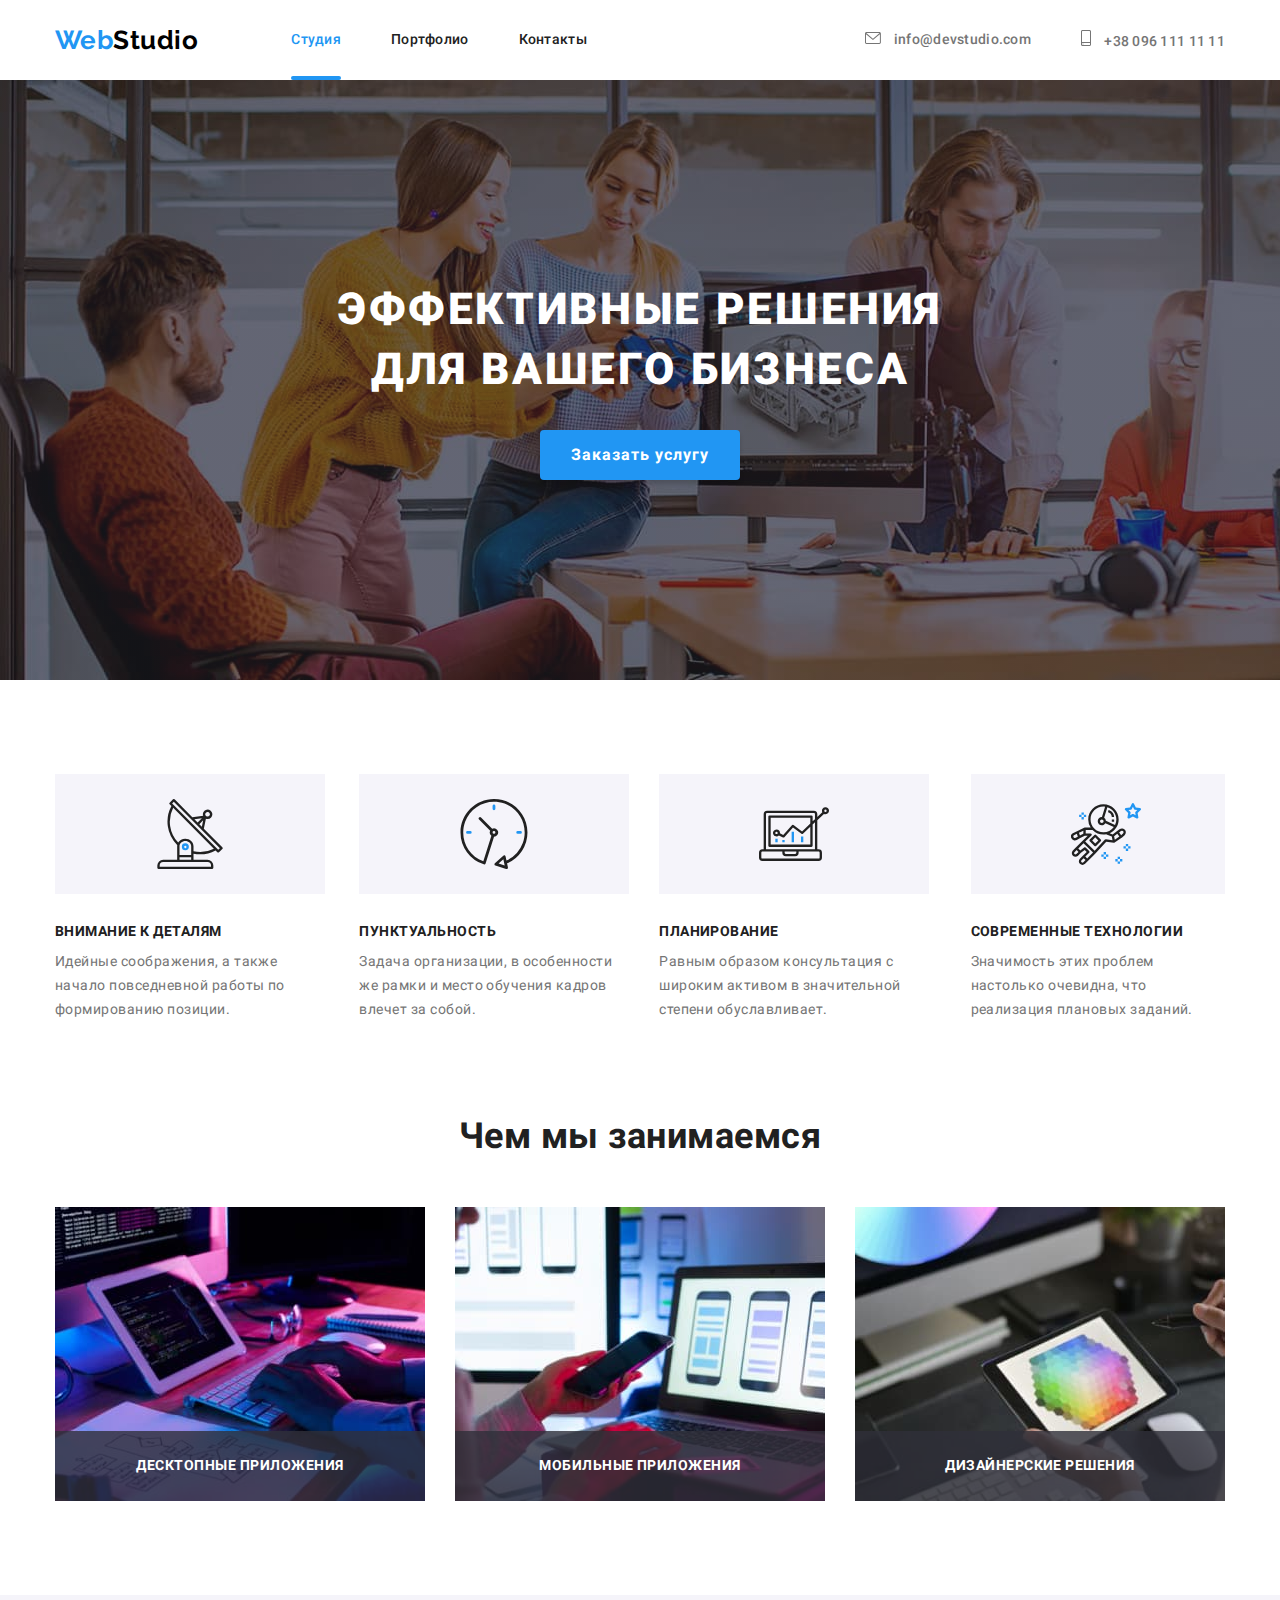
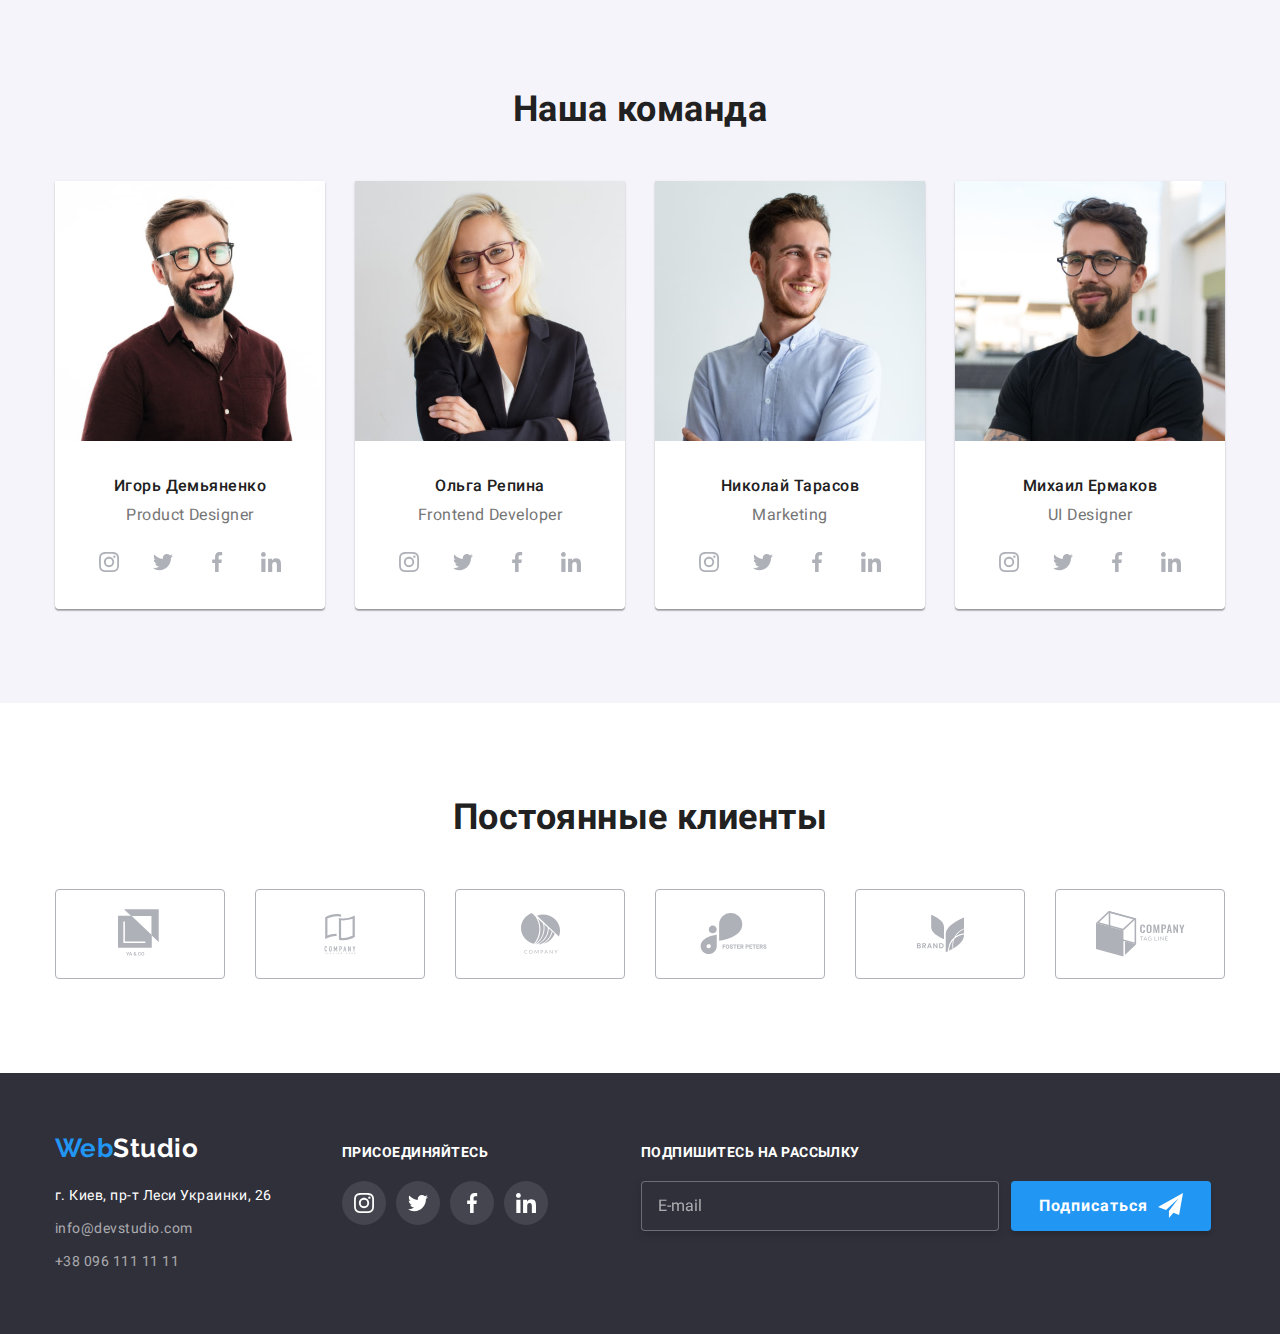
<file: index.html>
<!DOCTYPE html>
<html lang="ru">
  <head>
    <meta charset="UTF-8" />
    <meta name="viewport" content="width=device-width, initial-scale=1.0" />
    <link rel="stylesheet" href="./css/main.min.css" />
    <title>WebStudio</title>
  </head>
  <body>
    <!--Хедер сайту-->
    <header class="page-header">
      <!--Навігація-->
      <nav>
        <div class="container main-nav">
          <a href="./index.html" class="logo"
            >Web<span class="black-logo">Studio</span></a
          >
          <ul class="site-nav list">
            <li class="nav-item">
              <a href="./index.html" class="nav-link current">Студия</a>
            </li>
            <li class="nav-item">
              <a href="./portfolio.html" class="nav-link">Портфолио</a>
            </li>
            <li class="nav-item">
              <a href="" class="nav-link">Контакты</a>
            </li>
          </ul>
          <!--Контакти-->
          <address class="head-contacts">
            <a href="mailto:info@devstudio.com" class="head-link nav-item"
              ><svg class="contact-icon" width="16px" height="12px">
                <use href="./images/sprite.svg#icon-envelope"></use>
              </svg>
              info@devstudio.com</a
            >
            <a href="tel:0961111111" class="head-link nav-item">
              <svg class="contact-icon" width="10px" height="16px">
                <use href="./images/sprite.svg#icon-smartphone"></use>
              </svg>
              +38 096 111 11 11</a
            >
          </address>
        </div>
      </nav>
    </header>
    <main>
      <!--Герой сайту-->
      <section class="hero-section">
        <h1 class="hero-text">Эффективные решения для вашего бизнеса</h1>
        <button type="button" class="hero-button" data-modal-open>
          Заказать услугу
        </button>
      </section>
      <!--Наші переваги-->
      <section class="section">
        <div class="container">
          <h2 class="no-title">Наши преимущества</h2>
          <ul class="advantages list">
            <li class="item">
              <div class="advantages-bg">
                <svg class="advantages-icon" width="70px" height="70px">
                  <use href="./images/sprite.svg#icon-antenna-1"></use>
                </svg>
              </div>
              <h3 class="advantages-title">Внимание к деталям</h3>
              <p class="advantages-text">
                Идейные соображения, а также начало повседневной работы по
                формированию позиции.
              </p>
            </li>
            <li class="item">
              <div class="advantages-bg">
                <svg class="advantages-icon" width="70px" height="70px">
                  <use href="./images/sprite.svg#icon-clock-1"></use>
                </svg>
              </div>
              <h3 class="advantages-title">Пунктуальность</h3>
              <p class="advantages-text">
                Задача организации, в особенности же рамки и место обучения
                кадров влечет за собой.
              </p>
            </li>
            <li class="item">
              <div class="advantages-bg">
                <svg class="advantages-icon" width="70px" height="70px">
                  <use href="./images/sprite.svg#icon-diagram-1"></use>
                </svg>
              </div>
              <h3 class="advantages-title">Планирование</h3>
              <p class="advantages-text">
                Равным образом консультация с широким активом в значительной
                степени обуславливает.
              </p>
            </li>
            <li class="item">
              <div class="advantages-bg">
                <svg class="advantages-icon" width="70px" height="70px">
                  <use href="./images/sprite.svg#icon-astronaut-1"></use>
                </svg>
              </div>
              <h3 class="advantages-title">Современные технологии</h3>
              <p class="advantages-text">
                Значимость этих проблем настолько очевидна, что реализация
                плановых заданий.
              </p>
            </li>
          </ul>
        </div>
      </section>
      <!--Наші проекти-->
      <section class="section-projects">
        <div class="container">
          <h2 class="projects-title">Чем мы занимаемся</h2>
          <ul class="projects list">
            <li class="item">
              <img
                src="./images/project1.jpg"
                alt="Робоче місце"
                width="370"
                height="294"
              />

              <p class="item-text">Десктопные приложения</p>
            </li>
            <li class="item">
              <img
                src="./images/project2.jpg"
                alt="Жінка працює за ноутом"
                width="370"
                height="294"
              />
              <p class="item-text">Мобильные приложения</p>
            </li>
            <li class="item">
              <img
                src="./images/project3.jpg"
                alt="Робота з планшетом"
                width="370"
                height="294"
              />
              <p class="item-text">Дизайнерские решения</p>
            </li>
          </ul>
        </div>
      </section>
      <!--Наша команда-->
      <section class="team-section">
        <div class="container">
          <h2 class="team-title">Наша команда</h2>
          <ul class="team list">
            <li class="item">
              <img
                src="./images/member1.jpg"
                alt="Фото співробітника"
                width="270"
                height="260"
              />
              <h3 class="member">Игорь Демьяненко</h3>
              <p class="member-text">Product Designer</p>
              <div class="member-social">
                <a href="" class="social-link"
                  ><svg class="icon" width="20px" height="20px">
                    <use href="./images/sprite.svg#icon-instagram-2"></use>
                  </svg>
                </a>
                <a href="" class="social-link"
                  ><svg class="icon" width="20px" height="20px">
                    <use href="./images/sprite.svg#icon-twitter-1"></use>
                  </svg>
                </a>

                <a href="" class="social-link"
                  ><svg class="icon" width="20px" height="20px">
                    <use href="./images/sprite.svg#icon-facebook-1"></use>
                  </svg>
                </a>
                <a href="" class="social-link"
                  ><svg class="icon" width="20px" height="20px">
                    <use href="./images/sprite.svg#icon-linkedin-1"></use>
                  </svg>
                </a>
              </div>
            </li>
            <li class="item">
              <img
                src="./images/member2.jpg"
                alt="Фото співробітника"
                width="270"
                height="260"
              />

              <h3 class="member">Ольга Репина</h3>
              <p class="member-text">Frontend Developer</p>
              <div class="member-social">
                <a href="" class="social-link"
                  ><svg class="icon" width="20px" height="20px">
                    <use href="./images/sprite.svg#icon-instagram-2"></use>
                  </svg>
                </a>
                <a href="" class="social-link"
                  ><svg class="icon" width="20px" height="20px">
                    <use href="./images/sprite.svg#icon-twitter-1"></use>
                  </svg>
                </a>

                <a href="" class="social-link"
                  ><svg class="icon" width="20px" height="20px">
                    <use href="./images/sprite.svg#icon-facebook-1"></use>
                  </svg>
                </a>
                <a href="" class="social-link"
                  ><svg class="icon" width="20px" height="20px">
                    <use href="./images/sprite.svg#icon-linkedin-1"></use>
                  </svg>
                </a>
              </div>
            </li>
            <li class="item">
              <img
                src="./images/member3.jpg"
                alt="Фото співробітника"
                width="270"
                height="260"
              />
              <h3 class="member">Николай Тарасов</h3>
              <p class="member-text">Marketing</p>
              <div class="member-social">
                <a href="" class="social-link"
                  ><svg class="icon" width="20px" height="20px">
                    <use href="./images/sprite.svg#icon-instagram-2"></use>
                  </svg>
                </a>
                <a href="" class="social-link"
                  ><svg class="icon" width="20px" height="20px">
                    <use href="./images/sprite.svg#icon-twitter-1"></use>
                  </svg>
                </a>

                <a href="" class="social-link"
                  ><svg class="icon" width="20px" height="20px">
                    <use href="./images/sprite.svg#icon-facebook-1"></use>
                  </svg>
                </a>
                <a href="" class="social-link"
                  ><svg class="icon" width="20px" height="20px">
                    <use href="./images/sprite.svg#icon-linkedin-1"></use>
                  </svg>
                </a>
              </div>
            </li>
            <li class="item">
              <img
                src="./images/member4.jpg"
                alt="Фото співробітника"
                width="270"
                height="260"
              />
              <h3 class="member">Михаил Ермаков</h3>
              <p class="member-text">UI Designer</p>
              <div class="member-social">
                <a href="" class="social-link"
                  ><svg class="icon" width="20px" height="20px">
                    <use href="./images/sprite.svg#icon-instagram-2"></use>
                  </svg>
                </a>
                <a href="" class="social-link"
                  ><svg class="icon" width="20px" height="20px">
                    <use href="./images/sprite.svg#icon-twitter-1"></use>
                  </svg>
                </a>

                <a href="" class="social-link"
                  ><svg class="icon" width="20px" height="20px">
                    <use href="./images/sprite.svg#icon-facebook-1"></use>
                  </svg>
                </a>
                <a href="" class="social-link"
                  ><svg class="icon" width="20px" height="20px">
                    <use href="./images/sprite.svg#icon-linkedin-1"></use>
                  </svg>
                </a>
              </div>
            </li>
          </ul>
        </div>
      </section>
      <!--Наші клієнти-->
      <section class="section">
        <div class="container">
          <h2 class="clients-title">Постоянные клиенты</h2>
          <ul class="clients list">
            <li>
              <a href="" class="clients-link">
                <svg class="icon" width="45px" height="50px">
                  <use href="./images/sprite.svg#icon-logo-1"></use>
                </svg>
              </a>
            </li>
            <li>
              <a href="" class="clients-link">
                <svg class="icon" width="40" height="52">
                  <use href="./images/sprite.svg#icon-logo-2"></use>
                </svg>
              </a>
            </li>
            <li>
              <a href="" class="clients-link">
                <svg class="icon" width="41px" height="43px">
                  <use href="./images/sprite.svg#icon-logo-3"></use>
                </svg>
              </a>
            </li>
            <li>
              <a href="" class="clients-link">
                <svg class="icon" width="80px" height="42px">
                  <use href="./images/sprite.svg#icon-logo-4"></use>
                </svg>
              </a>
            </li>
            <li>
              <a href="" class="clients-link">
                <svg class="icon" width="59px" height="47px">
                  <use href="./images/sprite.svg#icon-logo-5"></use>
                </svg>
              </a>
            </li>
            <li>
              <a href="" class="clients-link">
                <svg class="icon" width="89px" height="46px">
                  <use href="./images/sprite.svg#icon-logo-6"></use>
                </svg>
              </a>
            </li>
          </ul>
        </div>
      </section>
    </main>
    <!--Футер-->
    <footer class="footer-box">
      <div class="container">
        <address class="foot-contacts">
          <a href="./index.html" class="logo"
            >Web<span class="white-logo">Studio</span></a
          >

          <p class="address-text">г. Киев, пр-т Леси Украинки, 26</p>
          <a href="mailto:info@devstudio.com" class="foot-link"
            >info@devstudio.com</a
          >
          <a href="tel:+380961111111" class="foot-link">+38 096 111 11 11</a>
        </address>
        <div class="studio-social">
          <h2 class="studio-social-title">присоединяйтесь</h2>
          <div class="studio-social-list">
            <a href="" class="studio-link"
              ><svg class="icon" width="20px" height="20px">
                <use href="./images/sprite.svg#icon-instagram-2"></use>
              </svg>
            </a>
            <a href="" class="studio-link"
              ><svg class="icon" width="20px" height="20px">
                <use href="./images/sprite.svg#icon-twitter-1"></use>
              </svg>
            </a>

            <a href="" class="studio-link"
              ><svg class="icon" width="20px" height="20px">
                <use href="./images/sprite.svg#icon-facebook-1"></use>
              </svg>
            </a>
            <a href="" class="studio-link"
              ><svg class="icon" width="20px" height="20px">
                <use href="./images/sprite.svg#icon-linkedin-1"></use>
              </svg>
            </a>
          </div>
        </div>

        <div class="subscribe">
          <h2 class="subscribe-title">Подпишитесь на рассылку</h2>
          <form class="subscribe-form">
            <label class="subscribe-label">
              <input
                class="subscribe-input"
                type="email"
                name="mail"
                placeholder="E-mail"
              />
            </label>
            <button type="button" class="subscribe-button">
              <span class="subscribe-button-text">Подписаться</span>
              <svg class="subscribe-icon">
                <use href="./images/sprite.svg#icon-icon-send"></use>
              </svg>
            </button>
          </form>
        </div>
      </div>
    </footer>
    <!--Модальне вікно-->
    <div class="backdrop is-hidden" data-modal>
      <div class="modal">
        <button type="button" class="modal-close-button" data-modal-close>
          <svg class="modal-icon icon">
            <use href="./images/sprite.svg#icon-vector"></use>
          </svg>
        </button>
        <h2 class="modal-title">Оставьте свои данные, мы вам перезвоним</h2>
        <form class="form">
          <ul class="list">
            <li>
              <label class="form-label" for="name"> Имя</label>
              <div class="form-container">
                <input class="form-input" type="text" name="name" />
                <svg class="form-icon">
                  <use href="./images/sprite.svg#icon-person"></use>
                </svg>
              </div>
            </li>
            <li>
              <label class="form-label" for="tel">Телефон </label>
              <div class="form-container">
                <input class="form-input" type="tel" name="tel" />
                <svg class="form-icon">
                  <use href="./images/sprite.svg#icon-phone"></use>
                </svg>
              </div>
            </li>
            <li>
              <label class="form-label" for="mail"> Почта </label>
              <div class="form-container">
                <input class="form-input" type="email" name="mail" />
                <svg class="form-icon">
                  <use href="./images/sprite.svg#icon-email"></use>
                </svg>
              </div>
            </li>
            <li>
              <label class="form-label" for="comment">Комментарий </label>
              <textarea
                class="form-comment"
                name="comment"
                placeholder="Введите текст"
              ></textarea>
            </li>
          </ul>
          <label class="accept-checkbox">
            <input type="checkbox" class="checkbox" name="checkbox" />
            <span class="custom-checkbox"> </span>
            <span class="checkbox-text"
              >Соглашаюсь с рассылкой и принимаю
              <a href="#" class="contract">Условия договора</a></span
            >
          </label>

          <button type="button" class="modal-send-button">Отправить</button>
        </form>
      </div>
    </div>
    <script src="./js/modal.js"></script>
  </body>
</html>
</file>
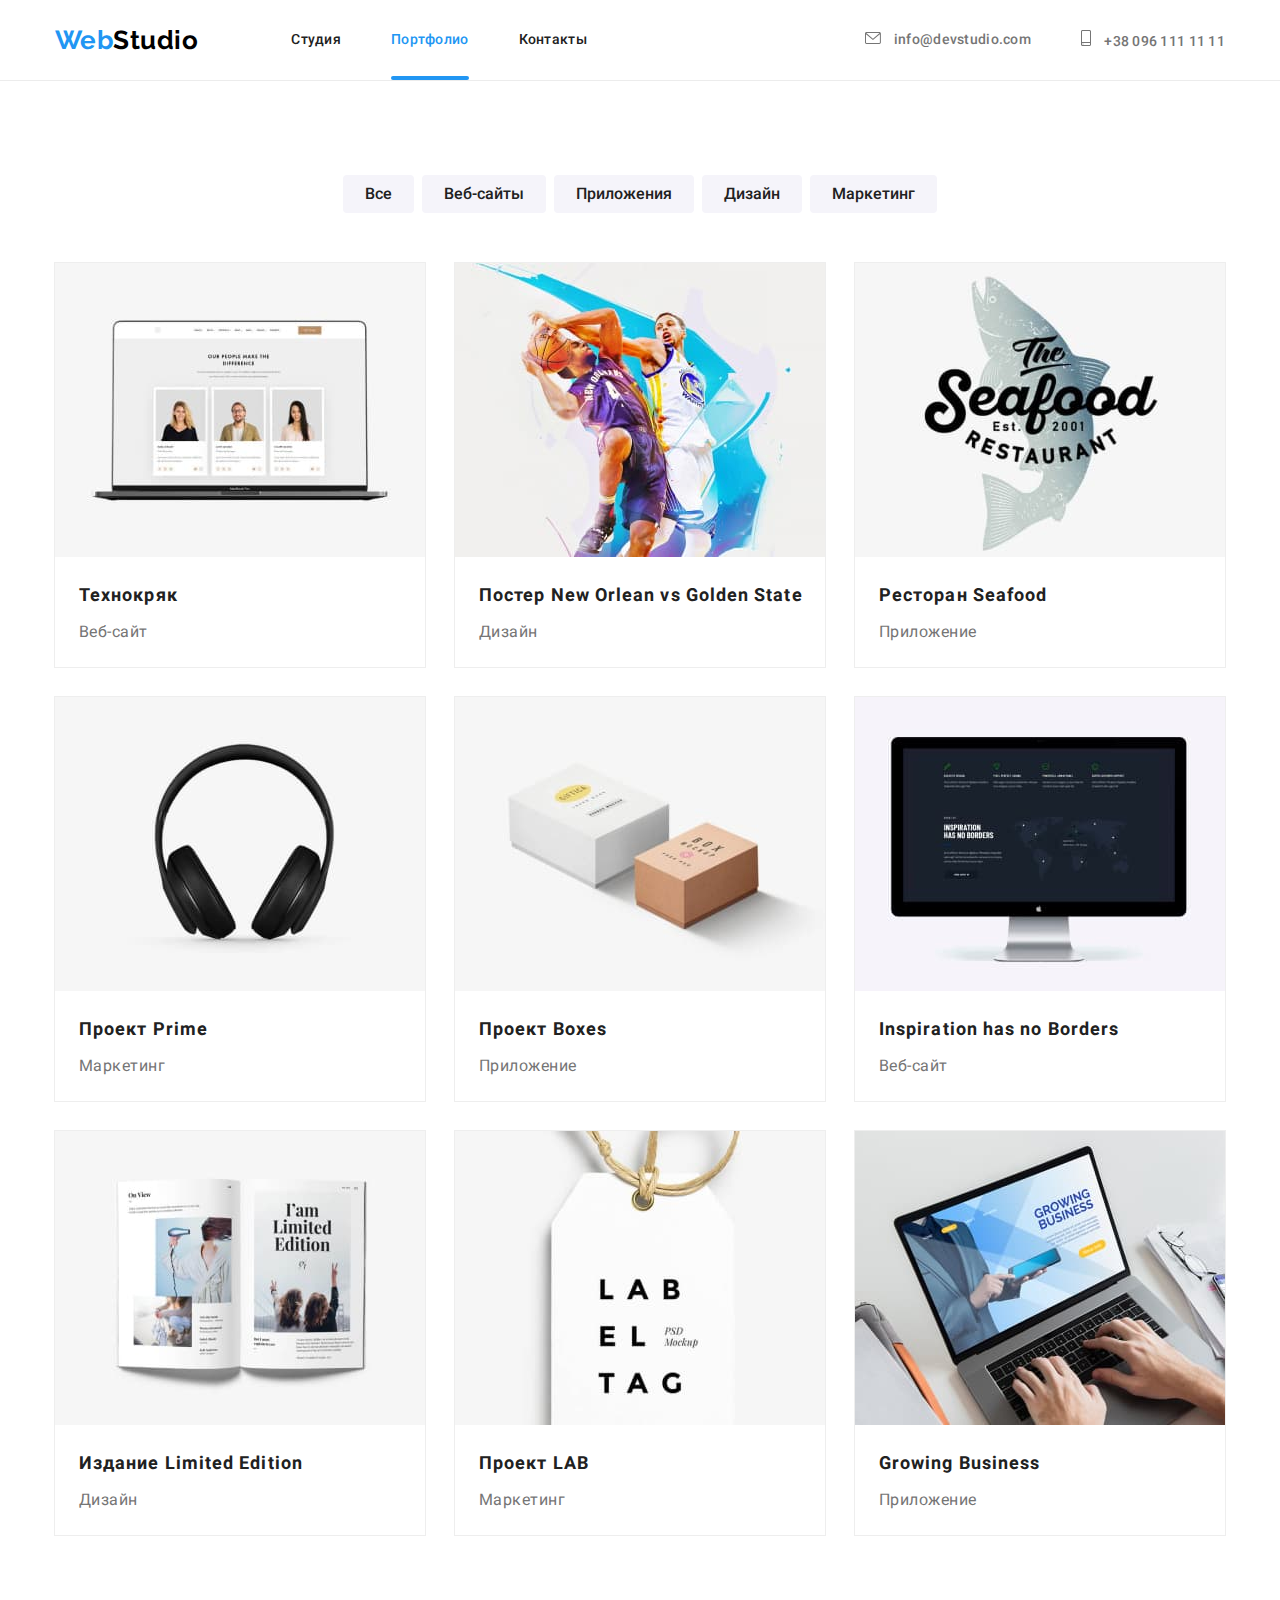
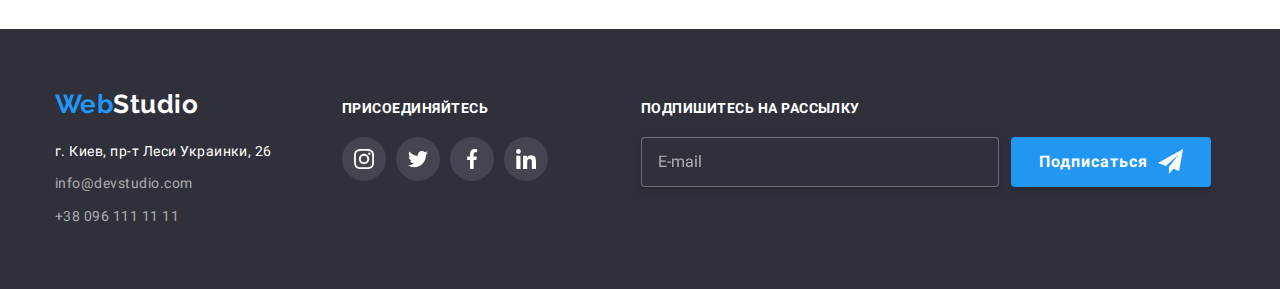
<file: portfolio.html>
<!DOCTYPE html>
<html lang="ru">
  <head>
    <meta charset="UTF-8" />
    <meta name="viewport" content="width=device-width, initial-scale=1.0" />
    <link
      href="https://fonts.googleapis.com/css2?family=Raleway:wght@700&family=Roboto:wght@400;500;700;900&display=swap"
      rel="stylesheet"
    />
    <link rel="stylesheet" href="./css/portfolio.min.css" />
    <title>Портфолио</title>
  </head>
  <body>
    <!--Хедер сайту-->
    <header class="page-header border">
      <!--Навігація-->
      <nav>
        <div class="container main-nav">
          <a href="./index.html" class="logo"
            >Web<span class="black-logo">Studio</span></a
          >
          <ul class="site-nav list">
            <li class="nav-item">
              <a href="./index.html" class="nav-link">Студия</a>
            </li>
            <li class="nav-item">
              <a href="./portfolio.html" class="nav-link current">Портфолио</a>
            </li>
            <li class="nav-item">
              <a href="" class="nav-link">Контакты</a>
            </li>
          </ul>
          <!--Контакти-->
          <address class="head-contacts">
            <a href="mailto:info@devstudio.com" class="head-link nav-item"
              ><svg class="contact-icon" width="16px" height="12px">
                <use href="./images/sprite.svg#icon-envelope"></use>
              </svg>
              info@devstudio.com</a
            >
            <a href="tel:0961111111" class="head-link nav-item">
              <svg class="contact-icon" width="10px" height="16px">
                <use href="./images/sprite.svg#icon-smartphone"></use>
              </svg>
              +38 096 111 11 11</a
            >
          </address>
        </div>
      </nav>
    </header>

    <!--Портфоліо-->

    <main>
      <section class="section">
        <div class="container">
          <h1 class="no-title">Портфоліо робіт</h1>
          <ul class="buttons list">
            <li>
              <button type="button" class="portfolio-button">Все</button>
            </li>
            <li>
              <button type="button" class="portfolio-button">Веб-сайты</button>
            </li>
            <li>
              <button type="button" class="portfolio-button">Приложения</button>
            </li>
            <li>
              <button type="button" class="portfolio-button">Дизайн</button>
            </li>
            <li>
              <button type="button" class="portfolio-button">Маркетинг</button>
            </li>
          </ul>
          <ul class="portfolio-items list">
            <li>
              <a href="">
                <div class="portfolio-img">
                  <img
                    src="./images/port1.jpg"
                    alt="Веб-сайт"
                    width="370"
                    height="294"
                  />

                  <p class="overlay">
                    Технокряк это современная площадка распространения
                    коронавируса. Компании используют эту платформу для
                    цифрового шпионажа и атак на защищённые сервера конкурентов.
                  </p>
                </div>

                <h2 class="portfolio-title">Технокряк</h2>
                <p class="portfolio-category">Веб-сайт</p>
              </a>
            </li>
            <li>
              <a href="">
                <div class="portfolio-img">
                  <img
                    src="./images/port2.jpg"
                    alt="Два баскетболіста"
                    width="370"
                    height="294"
                  />
                  <p class="overlay">
                    Технокряк это современная площадка распространения
                    коронавируса. Компании используют эту платформу для
                    цифрового шпионажа и атак на защищённые сервера конкурентов.
                  </p>
                </div>
                <h2 class="portfolio-title">
                  Постер New Orlean vs Golden State
                </h2>
                <p class="portfolio-category">Дизайн</p>
              </a>
            </li>
            <li>
              <a href="">
                <div class="portfolio-img">
                  <img
                    src="./images/port3.jpg"
                    alt="Логотип ресторану"
                    width="370"
                    height="294"
                  />
                  <p class="overlay">
                    Технокряк это современная площадка распространения
                    коронавируса. Компании используют эту платформу для
                    цифрового шпионажа и атак на защищённые сервера конкурентов.
                  </p>
                </div>
                <h2 class="portfolio-title">Ресторан Seafood</h2>
                <p class="portfolio-category">Приложение</p>
              </a>
            </li>
            <li>
              <a href="">
                <div class="portfolio-img">
                  <img
                    src="./images/port4.jpg"
                    alt="Навушники"
                    width="370"
                    height="294"
                  />
                  <p class="overlay">
                    Технокряк это современная площадка распространения
                    коронавируса. Компании используют эту платформу для
                    цифрового шпионажа и атак на защищённые сервера конкурентов.
                  </p>
                </div>
                <h2 class="portfolio-title">Проект Prime</h2>
                <p class="portfolio-category">Маркетинг</p>
              </a>
            </li>
            <li>
              <a href="">
                <div class="portfolio-img">
                  <img
                    src="./images/port5.jpg"
                    alt="Дві коробки"
                    width="370"
                    height="294"
                  />
                  <p class="overlay">
                    Технокряк это современная площадка распространения
                    коронавируса. Компании используют эту платформу для
                    цифрового шпионажа и атак на защищённые сервера конкурентов.
                  </p>
                </div>
                <h2 class="portfolio-title">Проект Boxes</h2>
                <p class="portfolio-category">Приложение</p>
              </a>
            </li>
            <li>
              <a href="">
                <div class="portfolio-img">
                  <img
                    src="./images/port6.jpg"
                    alt="Веб-сайт"
                    width="370"
                    height="294"
                  />
                  <p class="overlay">
                    Технокряк это современная площадка распространения
                    коронавируса. Компании используют эту платформу для
                    цифрового шпионажа и атак на защищённые сервера конкурентов.
                  </p>
                </div>
                <h2 class="portfolio-title">Inspiration has no Borders</h2>
                <p class="portfolio-category">Веб-сайт</p>
              </a>
            </li>
            <li>
              <a href="">
                <div class="portfolio-img">
                  <img
                    src="./images/port7.jpg"
                    alt="Журнал"
                    width="370"
                    height="294"
                  />
                  <p class="overlay">
                    Технокряк это современная площадка распространения
                    коронавируса. Компании используют эту платформу для
                    цифрового шпионажа и атак на защищённые сервера конкурентов.
                  </p>
                </div>
                <h2 class="portfolio-title">Издание Limited Edition</h2>
                <p class="portfolio-category">Дизайн</p>
              </a>
            </li>
            <li>
              <a href="">
                <div class="portfolio-img">
                  <img
                    src="./images/port8.jpg"
                    alt="Бірка"
                    width="370"
                    height="294"
                  />
                  <p class="overlay">
                    Технокряк это современная площадка распространения
                    коронавируса. Компании используют эту платформу для
                    цифрового шпионажа и атак на защищённые сервера конкурентов.
                  </p>
                </div>
                <h2 class="portfolio-title">Проект LAB</h2>
                <p class="portfolio-category">Маркетинг</p>
              </a>
            </li>
            <li>
              <a href="">
                <div class="portfolio-img">
                  <img
                    src="./images/port9.jpg"
                    alt="Ноутбук"
                    width="370"
                    height="294"
                  />
                  <p class="overlay">
                    Технокряк это современная площадка распространения
                    коронавируса. Компании используют эту платформу для
                    цифрового шпионажа и атак на защищённые сервера конкурентов.
                  </p>
                </div>
                <h2 class="portfolio-title">Growing Business</h2>
                <p class="portfolio-category">Приложение</p>
              </a>
            </li>
          </ul>
        </div>
      </section>
    </main>

    <!--Футер-->
    <footer class="footer-box">
      <div class="container">
        <address class="foot-contacts">
          <a href="./index.html" class="logo"
            >Web<span class="white-logo">Studio</span></a
          >

          <p class="address-text">г. Киев, пр-т Леси Украинки, 26</p>
          <a href="mailto:info@devstudio.com" class="foot-link"
            >info@devstudio.com</a
          >
          <a href="tel:+380961111111" class="foot-link">+38 096 111 11 11</a>
        </address>
        <div class="studio-social">
          <h2 class="studio-social-title">присоединяйтесь</h2>
          <div class="studio-social-list">
            <a href="" class="studio-link"
              ><svg class="icon" width="20px" height="20px">
                <use href="./images/sprite.svg#icon-instagram-2"></use>
              </svg>
            </a>
            <a href="" class="studio-link"
              ><svg class="icon" width="20px" height="20px">
                <use href="./images/sprite.svg#icon-twitter-1"></use>
              </svg>
            </a>

            <a href="" class="studio-link"
              ><svg class="icon" width="20px" height="20px">
                <use href="./images/sprite.svg#icon-facebook-1"></use>
              </svg>
            </a>
            <a href="" class="studio-link"
              ><svg class="icon" width="20px" height="20px">
                <use href="./images/sprite.svg#icon-linkedin-1"></use>
              </svg>
            </a>
          </div>
        </div>

        <div class="subscribe">
          <h2 class="subscribe-title">Подпишитесь на рассылку</h2>
          <form class="subscribe-form">
            <label class="subscribe-label">
              <input
                class="subscribe-input"
                type="email"
                name="mail"
                placeholder="E-mail"
              />
            </label>
            <button type="button" class="subscribe-button">
              <span class="subscribe-button-text">Подписаться</span>
              <svg class="subscribe-icon">
                <use href="./images/sprite.svg#icon-icon-send"></use>
              </svg>
            </button>
          </form>
        </div>
      </div>
    </footer>
  </body>
</html>
</file>
<file: css/main.min.css>
/*! modern-normalize v0.6.0 | MIT License | https://github.com/sindresorhus/modern-normalize */*,*::before,*::after{-webkit-box-sizing:border-box;box-sizing:border-box}:root{-moz-tab-size:4;-o-tab-size:4;tab-size:4}html{line-height:1.15;-webkit-text-size-adjust:100%}body{margin:0}body{font-family:system-ui,-apple-system," Roboto , Segoe UI",Helvetica,Arial,sans-serif,"Apple Color Emoji","Segoe UI Emoji"}hr{height:0}abbr[title]{-webkit-text-decoration:underline dotted;text-decoration:underline dotted}b,strong{font-weight:bolder}code,kbd,samp,pre{font-family:SFMono-Regular, Consolas, "Liberation Mono", Menlo, monospace;font-size:1em}small{font-size:80%}sub,sup{font-size:75%;line-height:0;position:relative;vertical-align:baseline}sub{bottom:-0.25em}sup{top:-0.5em}button,input,optgroup,select,textarea{font-family:inherit;font-size:100%;line-height:1.15;margin:0}button,select{text-transform:none}button,[type="button"],[type="reset"],[type="submit"]{-webkit-appearance:button}button::-moz-focus-inner,[type="button"]::-moz-focus-inner,[type="reset"]::-moz-focus-inner,[type="submit"]::-moz-focus-inner{border-style:none;padding:0}button:-moz-focusring,[type="button"]:-moz-focusring,[type="reset"]:-moz-focusring,[type="submit"]:-moz-focusring{outline:1px dotted ButtonText}fieldset{padding:0.35em 0.75em 0.625em}legend{padding:0}progress{vertical-align:baseline}[type="number"]::-webkit-inner-spin-button,[type="number"]::-webkit-outer-spin-button{height:auto}[type="search"]{-webkit-appearance:textfield;outline-offset:-2px}[type="search"]::-webkit-search-decoration{-webkit-appearance:none}::-webkit-file-upload-button{-webkit-appearance:button;font:inherit}summary{display:list-item}@font-face{font-family:"Roboto";src:url("../fonts/Roboto-Regular.eot");src:local("☺"),url("../fonts/Roboto-Regular.woff") format("woff"),url("../fonts/Roboto-Regular.ttf") format("truetype"),url("../fonts/Roboto-Regular.svg") format("svg");font-weight:400;font-style:normal}@font-face{font-family:"Roboto";src:url("../fonts/Roboto-Medium.eot");src:local("☺"),url("../fonts/Roboto-Medium.woff") format("woff"),url("../fonts/Roboto-Medium.ttf") format("truetype"),url("../fonts/Roboto-Medium.svg") format("svg");font-weight:500;font-style:normal}@font-face{font-family:"Roboto";src:url("../fonts/Roboto-Bold.eot");src:local("☺"),url("../fonts/Roboto-Bold.woff") format("woff"),url("../fonts/Roboto-Bold.ttf") format("truetype"),url("../fonts/Roboto-Bold.svg") format("svg");font-weight:700;font-style:normal}@font-face{font-family:"Roboto";src:url("../fonts/Roboto-Black.eot");src:local("☺"),url("../fonts/Roboto-Black.woff") format("woff"),url("../fonts/Roboto-Black.ttf") format("truetype"),url("../fonts/Roboto-Black.svg") format("svg");font-weight:900;font-style:normal}@font-face{font-family:"Raleway";src:url("../fonts/Raleway-Bold.eot");src:local("☺"),url("../fonts/Raleway-Bold.woff") format("woff"),url("../fonts/Raleway-Bold.ttf") format("truetype"),url("../fonts/Raleway-Bold.svg") format("svg");font-weight:700;font-style:normal}body{background-color:#fff;color:#757575;font-family:Roboto, sans-serif;letter-spacing:0.03em}a{text-decoration:none}p{margin:0;padding:0}h1,h2,h3,h4,h5,h6{color:#212121;margin-top:0;margin-bottom:0}.section{padding-top:94px;padding-bottom:94px}.container{width:1200px;padding-right:15px;padding-left:15px;margin-left:auto;margin-right:auto}.list{list-style:none;padding:0;margin:0}.item+.item{margin-left:30px}.no-title{display:none}.icon{fill:currentColor}.logo{font-family:Raleway;font-style:normal;font-weight:700;font-size:26px;line-height:1.19;color:#2196f3}.white-logo{color:#fff}.black-logo{color:#000000}.site-nav{display:-webkit-box;display:-ms-flexbox;display:flex;margin-left:93px}.main-nav{display:-webkit-box;display:-ms-flexbox;display:flex;-webkit-box-align:center;-ms-flex-align:center;align-items:center}.nav-item+.nav-item{margin-left:50px}.nav-link{position:relative;display:block;padding-top:32px;padding-bottom:32px;font-weight:500;font-size:14px;line-height:1.14;letter-spacing:0.02em;color:#212121;-webkit-transition:color 250ms cubic-bezier(0.4, 0, 0.2, 1);transition:color 250ms cubic-bezier(0.4, 0, 0.2, 1)}.nav-link:hover,.nav-link:focus{color:#2196f3}.site-nav .nav-link.current{color:#2196f3}.site-nav .nav-link.current::after{content:"";position:absolute;bottom:0;left:0;width:100%;height:4px;background-color:#2196f3;border-radius:2px}.head-contacts{display:-webkit-box;display:-ms-flexbox;display:flex;margin-left:auto;font-style:normal;-webkit-box-align:center;-ms-flex-align:center;align-items:center;font-weight:500;font-size:14px;line-height:1.14;letter-spacing:0.02em}.head-link{-webkit-box-align:center;-ms-flex-align:center;align-items:center;color:#757575;-webkit-transition:color 250ms cubic-bezier(0.4, 0, 0.2, 1);transition:color 250ms cubic-bezier(0.4, 0, 0.2, 1)}.head-link:hover,.head-link:focus{color:#2196f3}.contact-icon{margin-right:10px;fill:currentColor}.hero-section{max-width:1600px;height:600px;margin-right:auto;margin-left:auto;padding-top:200px;padding-bottom:200px;text-align:center;background-image:-webkit-gradient(linear, left top, right top, from(rgba(47,48,58,0.4)), to(rgba(47,48,58,0.4))),url(../images/hero.jpg);background-image:linear-gradient(to right, rgba(47,48,58,0.4), rgba(47,48,58,0.4)),url(../images/hero.jpg)}.hero-text{max-width:700px;margin-right:auto;margin-left:auto;font-weight:900;font-size:44px;line-height:1.36;letter-spacing:0.06em;text-transform:uppercase;color:#fff}.hero-button{display:inline-block;width:200px;height:50px;margin-top:30px;font-weight:700;font-size:16px;line-height:1.87;letter-spacing:0.06em;color:#fff;background-color:#2196f3;-webkit-box-shadow:0px 4px 4px rgba(0,0,0,0.15);box-shadow:0px 4px 4px rgba(0,0,0,0.15);border-radius:4px;outline:none;border:none;cursor:pointer}.advantages{display:-webkit-box;display:-ms-flexbox;display:flex}.advantages-icon{margin-top:auto;margin-bottom:auto}.advantages-bg{display:-webkit-box;display:-ms-flexbox;display:flex;-webkit-box-pack:center;-ms-flex-pack:center;justify-content:center;width:270px;height:120px;margin-bottom:30px;background:#f5f4fa}.advantages-title{margin-top:0;font-weight:700;font-size:14px;line-height:1.14;text-transform:uppercase;color:#212121}.advantages-text{margin-top:10px;font-size:14px;line-height:1.71;color:#757575}.item+.item{margin-left:30px}.section-projects{padding-bottom:94px}.projects{display:-webkit-box;display:-ms-flexbox;display:flex;-webkit-box-pack:justify;-ms-flex-pack:justify;justify-content:space-between;margin-top:50px}.projects-title{font-weight:700;font-size:36px;line-height:1.16;text-align:center;color:#212121}.item+.item{margin-left:30px}.item{position:relative;overflow:hidden}.item-text{position:absolute;bottom:0%;display:-webkit-box;display:-ms-flexbox;display:flex;-webkit-box-align:center;-ms-flex-align:center;align-items:center;-webkit-box-pack:center;-ms-flex-pack:center;justify-content:center;margin:0;width:100%;height:70px;font-family:Roboto;font-weight:700;font-size:14px;line-height:1.14;text-transform:uppercase;color:#fff;background:rgba(47,48,58,0.8)}.projects>.item img{display:block;max-width:100%;height:auto}.team-section{padding-top:94px;padding-bottom:94px;background:#f5f4fa;text-align:center}.team{display:-webkit-box;display:-ms-flexbox;display:flex;-webkit-box-pack:justify;-ms-flex-pack:justify;justify-content:space-between;margin-top:50px}.team-title{font-weight:700;font-size:36px;line-height:1.16;text-align:center;color:#212121}.team>.item{height:428px;background:#ffffff;-webkit-box-shadow:0px 1px 3px rgba(0,0,0,0.12),0px 1px 1px rgba(0,0,0,0.14),0px 2px 1px rgba(0,0,0,0.2);box-shadow:0px 1px 3px rgba(0,0,0,0.12),0px 1px 1px rgba(0,0,0,0.14),0px 2px 1px rgba(0,0,0,0.2);border-radius:0px 0px 4px 4px}.member{margin-top:30px;font-weight:500;font-size:16px;line-height:1.19;color:#212121}.member-text{margin-top:10px;font-size:16px;line-height:1.19;color:#757575}.member-social{display:-webkit-box;display:-ms-flexbox;display:flex;-webkit-box-pack:center;-ms-flex-pack:center;justify-content:center;-webkit-box-align:center;-ms-flex-align:center;align-items:center;margin-top:16px}.social-link{display:-webkit-box;display:-ms-flexbox;display:flex;-webkit-box-pack:center;-ms-flex-pack:center;justify-content:center;-webkit-box-align:center;-ms-flex-align:center;align-items:center;width:44px;height:44px;color:#afb1b8;border-radius:50%;-webkit-transition:color 250ms cubic-bezier(0.4, 0, 0.2, 1),background-color 250ms cubic-bezier(0.4, 0, 0.2, 1);transition:color 250ms cubic-bezier(0.4, 0, 0.2, 1),background-color 250ms cubic-bezier(0.4, 0, 0.2, 1)}.social-link:hover,.social-link:focus{background-color:#2196f3;color:#fff}.member-social a:not(:last-child){margin-right:10px}.clients-title{font-weight:700;font-size:36px;line-height:1.16;text-align:center;color:#212121}.clients{display:-webkit-box;display:-ms-flexbox;display:flex;-webkit-box-pack:justify;-ms-flex-pack:justify;justify-content:space-between;margin-top:50px}.clients-link{display:-webkit-box;display:-ms-flexbox;display:flex;-webkit-box-pack:center;-ms-flex-pack:center;justify-content:center;-webkit-box-align:center;-ms-flex-align:center;align-items:center;width:170px;height:90px;color:#afb1b8;border:1px solid #afb1b8;border-radius:4px;-webkit-transition:color 250ms cubic-bezier(0.4, 0, 0.2, 1),border-color 250ms cubic-bezier(0.4, 0, 0.2, 1);transition:color 250ms cubic-bezier(0.4, 0, 0.2, 1),border-color 250ms cubic-bezier(0.4, 0, 0.2, 1)}.clients-link:hover,.clients-link:focus{color:#2196f3;border-color:#2196f3}.footer-box{padding-top:60px;padding-bottom:60px;background:#2f303a}.footer-box>.container{display:-webkit-box;display:-ms-flexbox;display:flex}.foot-contacts{display:-webkit-box;display:-ms-flexbox;display:flex;-webkit-box-orient:vertical;-webkit-box-direction:normal;-ms-flex-direction:column;flex-direction:column;margin-right:70px}.address-text{margin-top:20px;font-style:normal;font-size:14px;line-height:1.71;color:#fff}.foot-link{margin-top:9px;font-style:normal;font-size:14px;line-height:1.71;color:rgba(255,255,255,0.6)}.studio-social{margin-top:12px;margin-right:93px}.studio-social-title{font-size:14px;font-weight:700;line-height:1.14;text-transform:uppercase;color:#fff}.studio-social-list{display:-webkit-box;display:-ms-flexbox;display:flex;-webkit-box-pack:justify;-ms-flex-pack:justify;justify-content:space-between;margin-top:20px}.studio-link:not(:last-child){margin-right:10px}.studio-link{display:-webkit-box;display:-ms-flexbox;display:flex;-webkit-box-pack:center;-ms-flex-pack:center;justify-content:center;-webkit-box-align:center;-ms-flex-align:center;align-items:center;width:44px;height:44px;color:#fff;background:rgba(255,255,255,0.1);border-radius:50%;-webkit-transition:background-color 250ms cubic-bezier(0.4, 0, 0.2, 1);transition:background-color 250ms cubic-bezier(0.4, 0, 0.2, 1)}.studio-link:hover,.studio-link:focus{background-color:#2196f3}.subscribe{margin-top:12px}.subscribe-form{display:-webkit-box;display:-ms-flexbox;display:flex;margin-top:20px}.subscribe-title{font-weight:700;font-size:14px;line-height:1.14;text-transform:uppercase;color:#fff}.subscribe-input{width:358px;height:50px;margin-right:12px;padding-left:16px;border:1px solid rgba(255,255,255,0.3);-webkit-filter:drop-shadow(0px 4px 4px rgba(0,0,0,0.15));filter:drop-shadow(0px 4px 4px rgba(0,0,0,0.15));border-radius:4px;background:#2f303a;outline:none;color:#fff}.subscribe-input::-webkit-input-placeholder{font-weight:400;font-size:16px;line-height:1.25;color:rgba(255,255,255,0.6)}.subscribe-input:-ms-input-placeholder{font-weight:400;font-size:16px;line-height:1.25;color:rgba(255,255,255,0.6)}.subscribe-input::-ms-input-placeholder{font-weight:400;font-size:16px;line-height:1.25;color:rgba(255,255,255,0.6)}.subscribe-input::placeholder{font-weight:400;font-size:16px;line-height:1.25;color:rgba(255,255,255,0.6)}.subscribe-button{display:-webkit-box;display:-ms-flexbox;display:flex;-webkit-box-align:center;-ms-flex-align:center;align-items:center;-webkit-box-pack:center;-ms-flex-pack:center;justify-content:center;width:200px;height:50px;background-color:#2196f3;-webkit-box-shadow:0px 4px 4px rgba(0,0,0,0.15);box-shadow:0px 4px 4px rgba(0,0,0,0.15);border-radius:4px;border:none;outline:none;cursor:pointer}.subscribe-button-text{margin-right:10px;font-weight:700;font-size:16px;line-height:1.87;letter-spacing:0.06em;color:#fff}.subscribe-icon{width:25px;height:25px}.backdrop{position:fixed;top:0;left:0;width:100%;height:100%;background:rgba(0,0,0,0.2)}.backdrop.is-hidden{opacity:0;pointer-events:none}.modal{position:absolute;top:50%;left:50%;width:528px;height:581px;padding-right:40px;padding-left:40px;background:#ffffff;-webkit-box-shadow:0px 1px 3px rgba(0,0,0,0.12),0px 1px 1px rgba(0,0,0,0.14),0px 2px 1px rgba(0,0,0,0.2);box-shadow:0px 1px 3px rgba(0,0,0,0.12),0px 1px 1px rgba(0,0,0,0.14),0px 2px 1px rgba(0,0,0,0.2);border-radius:4px;-webkit-transform:translate(-50%, -50%);transform:translate(-50%, -50%)}.modal-title{margin-top:40px;text-align:center;font-weight:700;font-size:20px;line-height:1.15}.modal-icon{width:11px;height:11px}.modal-close-button{position:absolute;margin-left:450px;margin-top:8px;background:#fff;width:30px;height:30px;border:1px solid rgba(0,0,0,0.1);border-radius:50%;outline:none;cursor:pointer;-webkit-transition:fill 250ms cubic-bezier(0.4, 0, 0.2, 1);transition:fill 250ms cubic-bezier(0.4, 0, 0.2, 1)}.modal-close-button:hover .modal-icon,.modal-close-button:focus .modal-icon{fill:#2196f3}.form{display:-webkit-box;display:-ms-flexbox;display:flex;-webkit-box-orient:vertical;-webkit-box-direction:normal;-ms-flex-direction:column;flex-direction:column;margin-right:auto;margin-left:auto;margin-top:12px}.form-label{display:block;font-weight:400;font-size:12px;line-height:1.16;letter-spacing:0.01em}.form-container{position:relative}.form li:nth-last-child(-n+3){margin-top:10px}.form-input{width:100%;height:40px;margin-top:4px;padding-left:42px;border:1px solid rgba(33,33,33,0.2);-webkit-box-sizing:border-box;box-sizing:border-box;border-radius:4px;cursor:pointer;outline:none;-webkit-transition:border 250ms cubic-bezier(0.4, 0, 0.2, 1),fill 250ms cubic-bezier(0.4, 0, 0.2, 1);transition:border 250ms cubic-bezier(0.4, 0, 0.2, 1),fill 250ms cubic-bezier(0.4, 0, 0.2, 1)}.form-input:hover,.form-input:focus{border:1px solid #2196f3}.form-input:hover+.form-icon,.form-input:focus+.form-icon{fill:#2196f3}.form-icon{position:absolute;left:12px;bottom:11px;width:18px;height:18px}.form-comment{resize:none;width:100%;height:120px;margin-top:4px;padding-top:12px;padding-bottom:12px;padding-left:16px;padding-right:16px;border:1px solid rgba(33,33,33,0.2);-webkit-box-sizing:border-box;box-sizing:border-box;border-radius:4px;outline:none;cursor:pointer;-webkit-transition:border 250ms cubic-bezier(0.4, 0, 0.2, 1);transition:border 250ms cubic-bezier(0.4, 0, 0.2, 1)}.form-comment:hover,.form-comment:focus{border:1px solid #2196f3}.form-comment::-webkit-input-placeholder{font-weight:400;font-size:12px;line-height:1.16;letter-spacing:0.01em;color:rgba(117,117,117,0.5)}.form-comment:-ms-input-placeholder{font-weight:400;font-size:12px;line-height:1.16;letter-spacing:0.01em;color:rgba(117,117,117,0.5)}.form-comment::-ms-input-placeholder{font-weight:400;font-size:12px;line-height:1.16;letter-spacing:0.01em;color:rgba(117,117,117,0.5)}.form-comment::placeholder{font-weight:400;font-size:12px;line-height:1.16;letter-spacing:0.01em;color:rgba(117,117,117,0.5)}.checkbox-text{font-weight:400;font-size:14px;line-height:1.7}.contract{-webkit-text-decoration-line:underline;text-decoration-line:underline;color:#2196f3}.accept-checkbox{display:-webkit-box;display:-ms-flexbox;display:flex;-webkit-box-align:center;-ms-flex-align:center;align-items:center;margin-left:auto;margin-right:auto;margin-top:20px}.checkbox{position:absolute;width:1px;height:1px;margin:-1px;border:0;padding:0;clip:rect(0 0 0 0);overflow:hidden}.checkbox:checked+.custom-checkbox{background-image:url(../images/custom2.svg);background-origin:border-box;background-size:contain}.custom-checkbox{width:16px;height:15px;margin-right:7px;background-image:url("../images/custom1.svg")}.contact{-webkit-text-decoration-line:underline;text-decoration-line:underline;color:#2196f3}.modal-send-button{width:200px;height:50px;margin-top:30px;margin-right:auto;margin-left:auto;cursor:pointer;border:none;outline:none;font-weight:500;line-height:1.87;letter-spacing:0.06em;color:#fff;background-color:#2196f3;-webkit-box-shadow:0px 4px 4px rgba(0,0,0,0.15);box-shadow:0px 4px 4px rgba(0,0,0,0.15);border-radius:4px}
/*# sourceMappingURL=main.min.css.map */
</file>
<file: css/portfolio.min.css>
/*! modern-normalize v0.6.0 | MIT License | https://github.com/sindresorhus/modern-normalize */*,*::before,*::after{-webkit-box-sizing:border-box;box-sizing:border-box}:root{-moz-tab-size:4;-o-tab-size:4;tab-size:4}html{line-height:1.15;-webkit-text-size-adjust:100%}body{margin:0}body{font-family:system-ui,-apple-system," Roboto , Segoe UI",Helvetica,Arial,sans-serif,"Apple Color Emoji","Segoe UI Emoji"}hr{height:0}abbr[title]{-webkit-text-decoration:underline dotted;text-decoration:underline dotted}b,strong{font-weight:bolder}code,kbd,samp,pre{font-family:SFMono-Regular, Consolas, "Liberation Mono", Menlo, monospace;font-size:1em}small{font-size:80%}sub,sup{font-size:75%;line-height:0;position:relative;vertical-align:baseline}sub{bottom:-0.25em}sup{top:-0.5em}button,input,optgroup,select,textarea{font-family:inherit;font-size:100%;line-height:1.15;margin:0}button,select{text-transform:none}button,[type="button"],[type="reset"],[type="submit"]{-webkit-appearance:button}button::-moz-focus-inner,[type="button"]::-moz-focus-inner,[type="reset"]::-moz-focus-inner,[type="submit"]::-moz-focus-inner{border-style:none;padding:0}button:-moz-focusring,[type="button"]:-moz-focusring,[type="reset"]:-moz-focusring,[type="submit"]:-moz-focusring{outline:1px dotted ButtonText}fieldset{padding:0.35em 0.75em 0.625em}legend{padding:0}progress{vertical-align:baseline}[type="number"]::-webkit-inner-spin-button,[type="number"]::-webkit-outer-spin-button{height:auto}[type="search"]{-webkit-appearance:textfield;outline-offset:-2px}[type="search"]::-webkit-search-decoration{-webkit-appearance:none}::-webkit-file-upload-button{-webkit-appearance:button;font:inherit}summary{display:list-item}@font-face{font-family:"Roboto";src:url("../fonts/Roboto-Regular.eot");src:local("☺"),url("../fonts/Roboto-Regular.woff") format("woff"),url("../fonts/Roboto-Regular.ttf") format("truetype"),url("../fonts/Roboto-Regular.svg") format("svg");font-weight:400;font-style:normal}@font-face{font-family:"Roboto";src:url("../fonts/Roboto-Medium.eot");src:local("☺"),url("../fonts/Roboto-Medium.woff") format("woff"),url("../fonts/Roboto-Medium.ttf") format("truetype"),url("../fonts/Roboto-Medium.svg") format("svg");font-weight:500;font-style:normal}@font-face{font-family:"Roboto";src:url("../fonts/Roboto-Bold.eot");src:local("☺"),url("../fonts/Roboto-Bold.woff") format("woff"),url("../fonts/Roboto-Bold.ttf") format("truetype"),url("../fonts/Roboto-Bold.svg") format("svg");font-weight:700;font-style:normal}@font-face{font-family:"Roboto";src:url("../fonts/Roboto-Black.eot");src:local("☺"),url("../fonts/Roboto-Black.woff") format("woff"),url("../fonts/Roboto-Black.ttf") format("truetype"),url("../fonts/Roboto-Black.svg") format("svg");font-weight:900;font-style:normal}@font-face{font-family:"Raleway";src:url("../fonts/Raleway-Bold.eot");src:local("☺"),url("../fonts/Raleway-Bold.woff") format("woff"),url("../fonts/Raleway-Bold.ttf") format("truetype"),url("../fonts/Raleway-Bold.svg") format("svg");font-weight:700;font-style:normal}body{background-color:#fff;color:#757575;font-family:Roboto, sans-serif;letter-spacing:0.03em}a{text-decoration:none}p{margin:0;padding:0}h1,h2,h3,h4,h5,h6{color:#212121;margin-top:0;margin-bottom:0}.section{padding-top:94px;padding-bottom:94px}.container{width:1200px;padding-right:15px;padding-left:15px;margin-left:auto;margin-right:auto}.list{list-style:none;padding:0;margin:0}.item+.item{margin-left:30px}.no-title{display:none}.icon{fill:currentColor}.logo{font-family:Raleway;font-style:normal;font-weight:700;font-size:26px;line-height:1.19;color:#2196f3}.white-logo{color:#fff}.black-logo{color:#000000}.site-nav{display:-webkit-box;display:-ms-flexbox;display:flex;margin-left:93px}.main-nav{display:-webkit-box;display:-ms-flexbox;display:flex;-webkit-box-align:center;-ms-flex-align:center;align-items:center}.nav-item+.nav-item{margin-left:50px}.nav-link{position:relative;display:block;padding-top:32px;padding-bottom:32px;font-weight:500;font-size:14px;line-height:1.14;letter-spacing:0.02em;color:#212121;-webkit-transition:color 250ms cubic-bezier(0.4, 0, 0.2, 1);transition:color 250ms cubic-bezier(0.4, 0, 0.2, 1)}.nav-link:hover,.nav-link:focus{color:#2196f3}.site-nav .nav-link.current{color:#2196f3}.site-nav .nav-link.current::after{content:"";position:absolute;bottom:0;left:0;width:100%;height:4px;background-color:#2196f3;border-radius:2px}.head-contacts{display:-webkit-box;display:-ms-flexbox;display:flex;margin-left:auto;font-style:normal;-webkit-box-align:center;-ms-flex-align:center;align-items:center;font-weight:500;font-size:14px;line-height:1.14;letter-spacing:0.02em}.head-link{-webkit-box-align:center;-ms-flex-align:center;align-items:center;color:#757575;-webkit-transition:color 250ms cubic-bezier(0.4, 0, 0.2, 1);transition:color 250ms cubic-bezier(0.4, 0, 0.2, 1)}.head-link:hover,.head-link:focus{color:#2196f3}.contact-icon{margin-right:10px;fill:currentColor}.border{border-bottom:1px solid #ececec}.portfolio{padding-top:94px;padding-bottom:94px}.buttons{display:-webkit-box;display:-ms-flexbox;display:flex;-webkit-box-pack:center;-ms-flex-pack:center;justify-content:center}.buttons li:not(:first-child){margin-left:8px}.portfolio-button{padding-top:6px;padding-bottom:6px;padding-left:22px;padding-right:22px;font-weight:500;font-size:16px;line-height:1.62;cursor:pointer;border:none;outline:none;color:#212121;background:#f5f4fa;border-radius:4px;-webkit-transition:color 250ms cubic-bezier(0.4, 0, 0.2, 1),background-color 250ms cubic-bezier(0.4, 0, 0.2, 1),-webkit-box-shadow 250ms cubic-bezier(0.4, 0, 0.2, 1);transition:color 250ms cubic-bezier(0.4, 0, 0.2, 1),background-color 250ms cubic-bezier(0.4, 0, 0.2, 1),-webkit-box-shadow 250ms cubic-bezier(0.4, 0, 0.2, 1);transition:color 250ms cubic-bezier(0.4, 0, 0.2, 1),background-color 250ms cubic-bezier(0.4, 0, 0.2, 1),box-shadow 250ms cubic-bezier(0.4, 0, 0.2, 1);transition:color 250ms cubic-bezier(0.4, 0, 0.2, 1),background-color 250ms cubic-bezier(0.4, 0, 0.2, 1),box-shadow 250ms cubic-bezier(0.4, 0, 0.2, 1),-webkit-box-shadow 250ms cubic-bezier(0.4, 0, 0.2, 1)}.portfolio-button:hover,.portfolio-button:focus{color:#fff;background-color:#2196f3;-webkit-box-shadow:0px 3px 1px rgba(0,0,0,0.1),0px 1px 2px rgba(0,0,0,0.08),0px 2px 2px rgba(0,0,0,0.12);box-shadow:0px 3px 1px rgba(0,0,0,0.1),0px 1px 2px rgba(0,0,0,0.08),0px 2px 2px rgba(0,0,0,0.12)}.portfolio-items{display:-webkit-box;display:-ms-flexbox;display:flex;-ms-flex-wrap:wrap;flex-wrap:wrap;margin-top:50px}.portfolio-items li{margin-right:30px;margin-bottom:30px;background:#fff;outline:1px solid #eeeeee}.portfolio-items li:hover{-webkit-box-shadow:0px 1px 1px rgba(0,0,0,0.12),0px 4px 4px rgba(0,0,0,0.06),1px 4px 6px rgba(0,0,0,0.16);box-shadow:0px 1px 1px rgba(0,0,0,0.12),0px 4px 4px rgba(0,0,0,0.06),1px 4px 6px rgba(0,0,0,0.16)}.portfolio-img{position:relative;overflow:hidden}.portfolio-img img{display:block;max-width:100%;height:auto}.overlay{position:absolute;display:-webkit-box;display:-ms-flexbox;display:flex;-webkit-box-align:center;-ms-flex-align:center;align-items:center;padding-right:24px;padding-left:24px;width:100%;height:294px;font-family:Roboto;font-weight:normal;font-size:18px;line-height:1.56;color:#fff;background:rgba(33,150,243,0.9);-webkit-transform:translateY(0%);transform:translateY(0%);-webkit-transition:-webkit-transform 250ms cubic-bezier(0.4, 0, 0.2, 1);transition:-webkit-transform 250ms cubic-bezier(0.4, 0, 0.2, 1);transition:transform 250ms cubic-bezier(0.4, 0, 0.2, 1);transition:transform 250ms cubic-bezier(0.4, 0, 0.2, 1), -webkit-transform 250ms cubic-bezier(0.4, 0, 0.2, 1)}.portfolio-items li:hover .overlay{-webkit-transform:translateY(-100%);transform:translateY(-100%)}.portfolio-items li:nth-child(3n){margin-right:0}.portfolio-items li:nth-last-child(-n+3){margin-bottom:0}.portfolio-title{margin-top:20px;margin-left:24px;font-weight:700;font-size:18px;line-height:2;letter-spacing:0.06em;color:#212121}.portfolio-category{margin-top:4px;margin-left:24px;margin-bottom:20px;font-size:16px;line-height:1.87;color:#757575}.footer-box{padding-top:60px;padding-bottom:60px;background:#2f303a}.footer-box>.container{display:-webkit-box;display:-ms-flexbox;display:flex}.foot-contacts{display:-webkit-box;display:-ms-flexbox;display:flex;-webkit-box-orient:vertical;-webkit-box-direction:normal;-ms-flex-direction:column;flex-direction:column;margin-right:70px}.address-text{margin-top:20px;font-style:normal;font-size:14px;line-height:1.71;color:#fff}.foot-link{margin-top:9px;font-style:normal;font-size:14px;line-height:1.71;color:rgba(255,255,255,0.6)}.studio-social{margin-top:12px;margin-right:93px}.studio-social-title{font-size:14px;font-weight:700;line-height:1.14;text-transform:uppercase;color:#fff}.studio-social-list{display:-webkit-box;display:-ms-flexbox;display:flex;-webkit-box-pack:justify;-ms-flex-pack:justify;justify-content:space-between;margin-top:20px}.studio-link:not(:last-child){margin-right:10px}.studio-link{display:-webkit-box;display:-ms-flexbox;display:flex;-webkit-box-pack:center;-ms-flex-pack:center;justify-content:center;-webkit-box-align:center;-ms-flex-align:center;align-items:center;width:44px;height:44px;color:#fff;background:rgba(255,255,255,0.1);border-radius:50%;-webkit-transition:background-color 250ms cubic-bezier(0.4, 0, 0.2, 1);transition:background-color 250ms cubic-bezier(0.4, 0, 0.2, 1)}.studio-link:hover,.studio-link:focus{background-color:#2196f3}.subscribe{margin-top:12px}.subscribe-form{display:-webkit-box;display:-ms-flexbox;display:flex;margin-top:20px}.subscribe-title{font-weight:700;font-size:14px;line-height:1.14;text-transform:uppercase;color:#fff}.subscribe-input{width:358px;height:50px;margin-right:12px;padding-left:16px;border:1px solid rgba(255,255,255,0.3);-webkit-filter:drop-shadow(0px 4px 4px rgba(0,0,0,0.15));filter:drop-shadow(0px 4px 4px rgba(0,0,0,0.15));border-radius:4px;background:#2f303a;outline:none;color:#fff}.subscribe-input::-webkit-input-placeholder{font-weight:400;font-size:16px;line-height:1.25;color:rgba(255,255,255,0.6)}.subscribe-input:-ms-input-placeholder{font-weight:400;font-size:16px;line-height:1.25;color:rgba(255,255,255,0.6)}.subscribe-input::-ms-input-placeholder{font-weight:400;font-size:16px;line-height:1.25;color:rgba(255,255,255,0.6)}.subscribe-input::placeholder{font-weight:400;font-size:16px;line-height:1.25;color:rgba(255,255,255,0.6)}.subscribe-button{display:-webkit-box;display:-ms-flexbox;display:flex;-webkit-box-align:center;-ms-flex-align:center;align-items:center;-webkit-box-pack:center;-ms-flex-pack:center;justify-content:center;width:200px;height:50px;background-color:#2196f3;-webkit-box-shadow:0px 4px 4px rgba(0,0,0,0.15);box-shadow:0px 4px 4px rgba(0,0,0,0.15);border-radius:4px;border:none;outline:none;cursor:pointer}.subscribe-button-text{margin-right:10px;font-weight:700;font-size:16px;line-height:1.87;letter-spacing:0.06em;color:#fff}.subscribe-icon{width:25px;height:25px}
/*# sourceMappingURL=portfolio.min.css.map */
</file>
